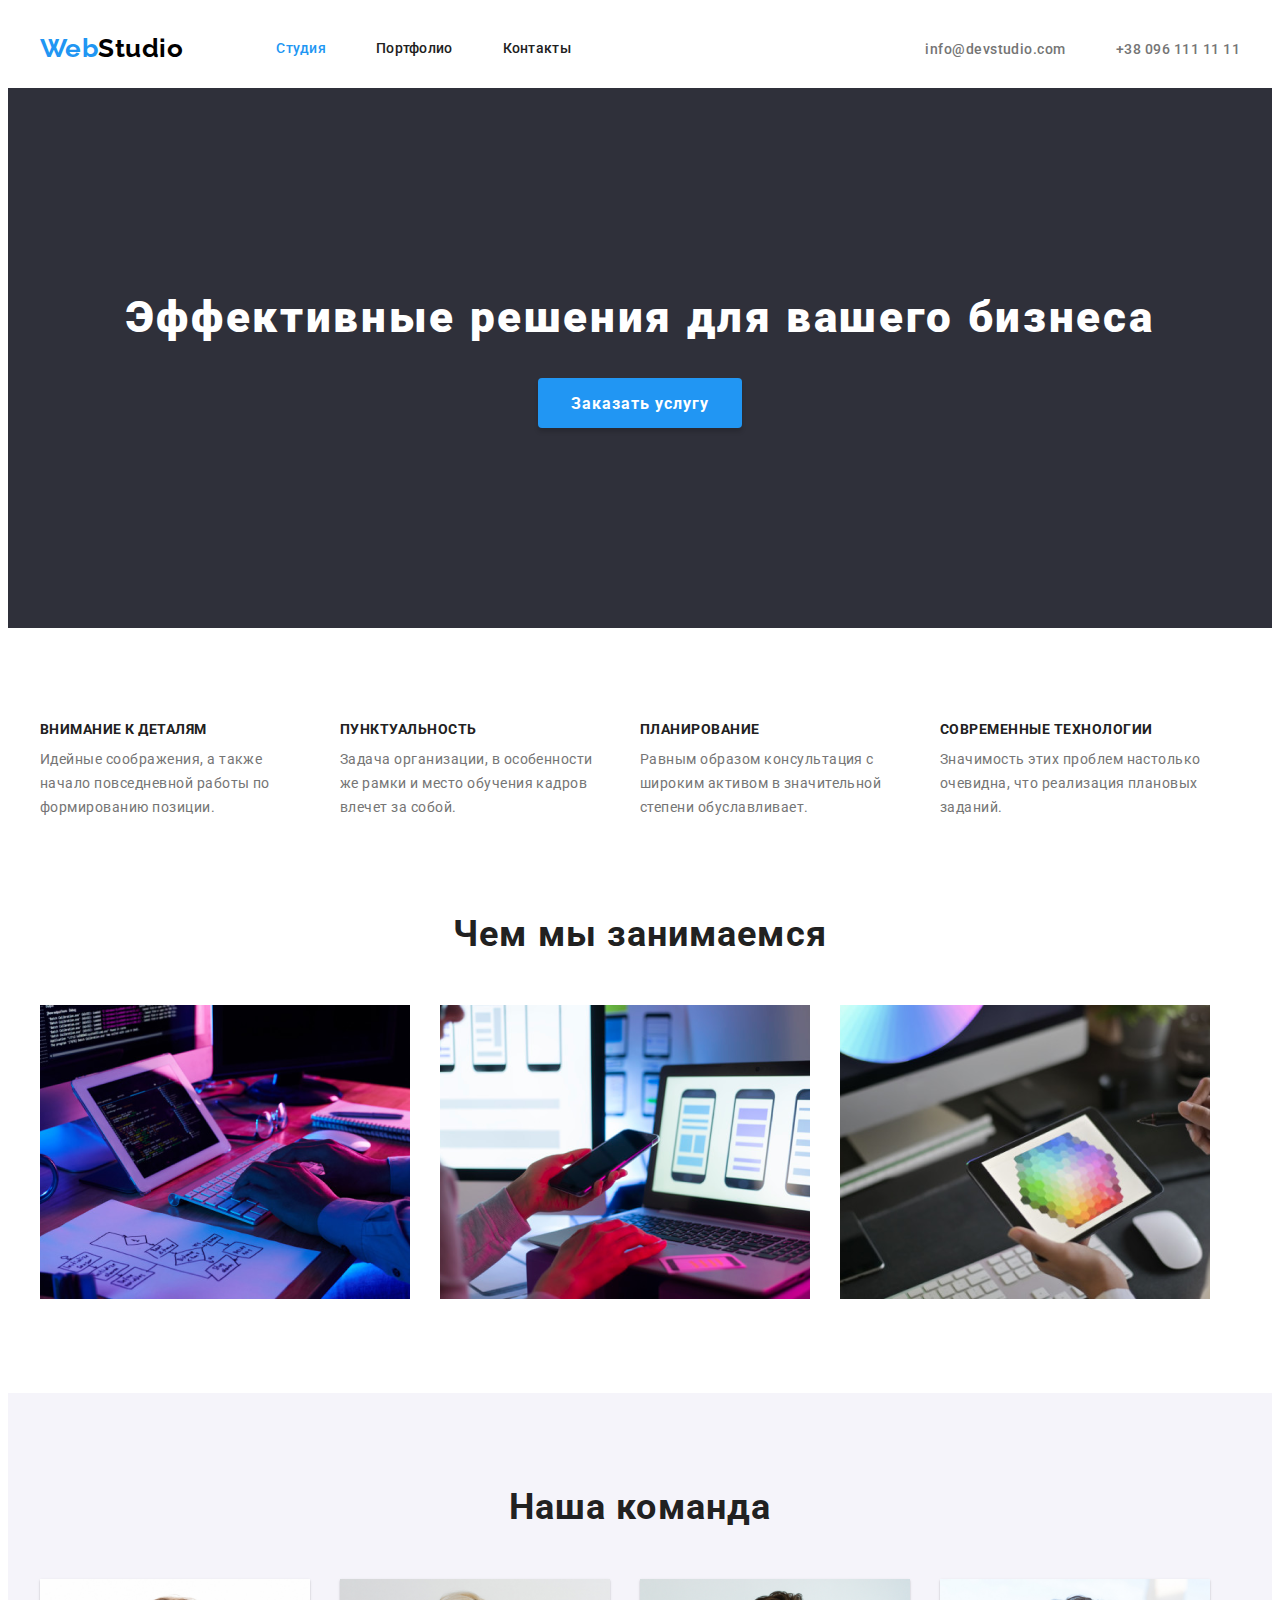
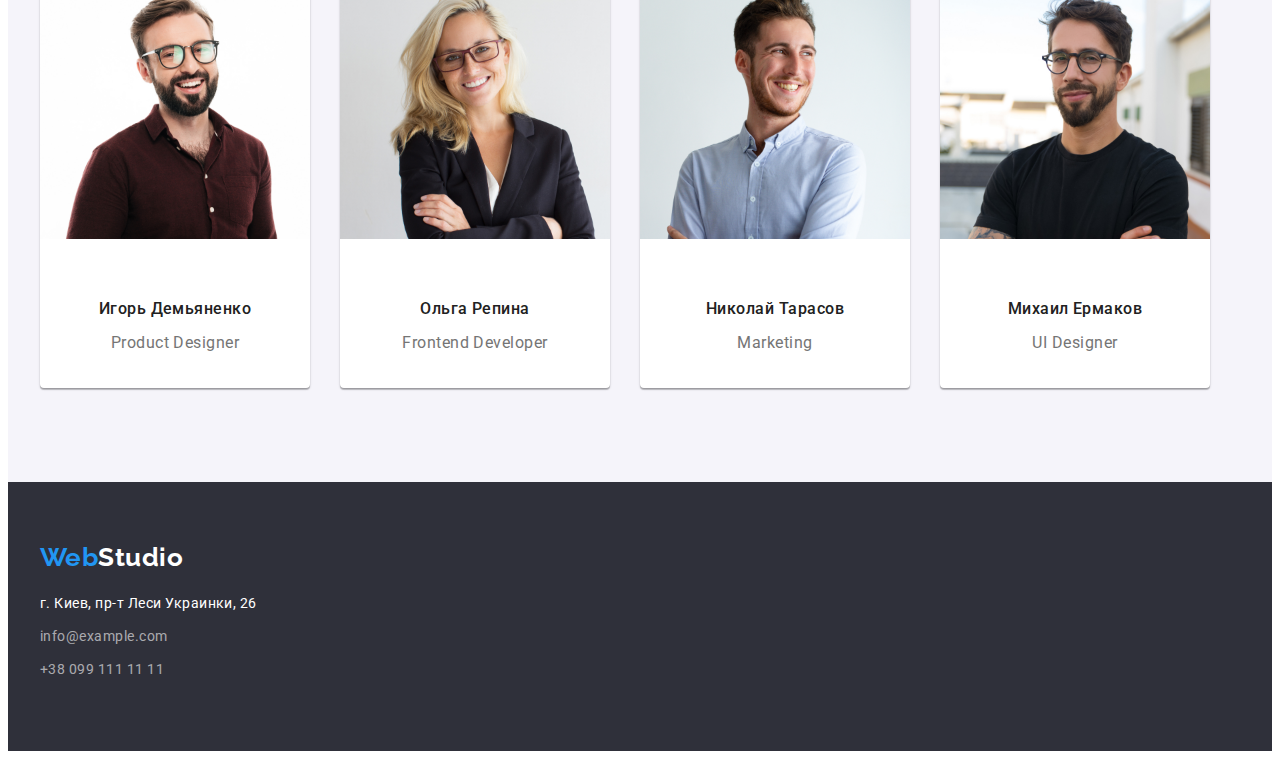
<file: index.html>
<!DOCTYPE html>
<html lang="ru">
<head>
    <meta charset="UTF-8">
    <meta name="viewport" content="width=device-width, initial-scale=1.0">
    <title>WebStudio</title>
    <link rel="preconnect" href="https://fonts.gstatic.com">
    <link href="https://fonts.googleapis.com/css2?family=Raleway:wght@700&family=Roboto:wght@400;500;700;900&display=swap"
      rel="stylesheet">
      <link rel="stylesheet" href="https://cdnjs.cloudflare.com/ajax/libs/modern-normalize/1.0.0/modern-normalize.min.css" integrity="sha512-ISS7cAi1PEhQ8jnbJpJZMd29NlhNj4AWYyLOSp2CE/CsHxTCu+r+t0D2yoJudVrd0/8fTVPUVDzY5Tvli75u/g==" crossorigin="anonymous" />
    <link rel="stylesheet" href="./css/style.css">
</head>
<body>
    <!-- header -->
  <header class="header">
    <div class="container navigation">
      <nav class="navigation">
        <a href="./index.html" class="logo-studio">
            <span lang="en" class="logo-web-color">Web</span>Studio
        </a>
       <ul class="nav-web">
           <li class="nav-list">
               <a class="nav-link current" href="./index.html" >Студия</a>
            </li>
           <li class="nav-list">
               <a class="nav-link" href="./portfolio.html">Портфолио</a>
            </li>
           <li class="nav-list">
               <a class="nav-link" href="#">Контакты</a>
            </li>
       </ul>
     </nav>
       <ul class="header-contacts">
        <li class="header-contacts-mail item">
            <a class="header-contacts-link" 
            href="mailto:info@devstudio.com">info@devstudio.com</a>
         </li>
           <li class="header-contacts-tel item">
               <a class="header-contacts-link"
                href="tel:+380961111111">+38 096 111 11 11</a>
            </li>
       </ul>
    </div>
 </header>
    <main>
        <!--Hero-->
        <section class="hero">
            <div class="container">
          <h1 class="hero-title">Эффективные решения для вашего бизнеса</h1> 
          <button type="submit" class="hero-bt">Заказать услугу</button>
        </div>
        </section>
        <!--особености-->
        <section class="section section-uniq">
          <div class="container">
            <h2 class="visually-hidden">особенности</h2>
            <ul class="uniqum-list-item">
                <li class="item-uniq">
                    <h3 class="uniqum-title">Внимание к деталям </h3>
                        <p class="uniqum-list">Идейные соображения, а также начало повседневной работы по формированию позиции.</p>  
                </li>
                <li class="item-uniq">
                    <h3 class="uniqum-title"> Пунктуальность</h3>
                        <p class="uniqum-list">Задача организации, в особенности же рамки и место обучения кадров влечет за собой.</p>
                </li>
                <li class="item-uniq">
                    <h3 class="uniqum-title"> Планирование</h3>
                        <p class="uniqum-list">Равным образом консультация с широким активом в значительной степени обуславливает.</p>
                </li>
                <li class="item-uniq">
                    <h3 class="uniqum-title"> Современные технологии</h3>
                        <p class="uniqum-list">Значимость этих проблем настолько очевидна, что реализация плановых заданий.</p>
                </li>
            </ul>
          </div>
        </section>
        <!--work-->
        <section class="work section">
          <div class="container">
            <h2 class="title title-work">Чем мы занимаемся</h2>
            <ul class="work-list">
                <li class="work-item">
                    <img class="work-img" src="./photo/photo_index/img.png" alt="photo keyboard" width="370" height="294" >
                </li>
                <li class="work-item">
                    <img class="work-img" src="./photo/photo_index/img2.png" alt="laptop" width="370" height="294" >
                </li>
                <li class="work-item">
                    <img class="work-img" src="./photo/photo_index/img3.png" alt="tablet" width="370" height="294" >
                </li>
            </ul>
          </div>
        </section>
        <!--team-->
        <section class="team section">
          <div class="container">
            <h2 class="title title-team">Наша команда</h2>
            <ul class="team-list">
                <li class="team-item">
                    <img class="team-img" src="./photo/photo_index/Igor.jpg" alt="Igor" width="270" height="260">
                    <div class="team-section">
                        <h3 class="team-name">Игорь Демьяненко</h3>
                            <p lang="en" class="team-work">Product Designer</p>
                    </div> 
                </li>
                <li class="team-item">
                    <img class="team-img" src="./photo/photo_index/Olga.jpg" alt="Olga" width="270" height="260">
                    <div class="team-section">
                        <h3 class="team-name">Ольга Репина</h3>
                            <p lang="en" class="team-work">Frontend Developer</p> 
                    </div>         
                </li>
                <li class="team-item">
                    <img class="team-img" src="./photo/photo_index/Nikolay.jpg" alt="Nikolay" width="270" height="260">
                    <div class="team-section">
                        <h3 class="team-name">Николай Тарасов</h3>
                            <p lang="en" class="team-work">Marketing</p> 
                     </div>       
                </li>
                <li class="team-item">
                    <img class="team-img" src="./photo/photo_index/Michail.jpg" alt="Michail" width="270" height="260">
                    <div class="team-section">
                        <h3 class="team-name">Михаил Ермаков</h3>
                            <p lang="en" class="team-work">UI Designer</p>
                    </div> 
                </li>
            </ul>
          </div>
        </section>
    </main>
    <!-- footer -->
    <footer class="footer">
      <div class="container">
         <a href="./index.html" class="logo-studio">
            <span lang="en" class="logo-web-color">Web</span>Studio
          </a>
         <address class="address">
                <a class="map-link" href="https://goo.gl/maps/7WQNY8XXJnGFuJA47" target="_blank">г. Киев, пр-т Леси Украинки, 26</a>
          </address>
            <ul class="footer-contacts">
                <li class="footer-contacts-mail">
                    <a class="footer-contacts-link" href="mailto:info@example.com">info@example.com</a>
                </li>
                <li class="footer-contacts-tel">
                    <a class="footer-contacts-link" href="tel:+380991111111">+38 099 111 11 11</a>
                </li>
            </ul>
      </div>
    </footer>  
</body>
</html>
</file>
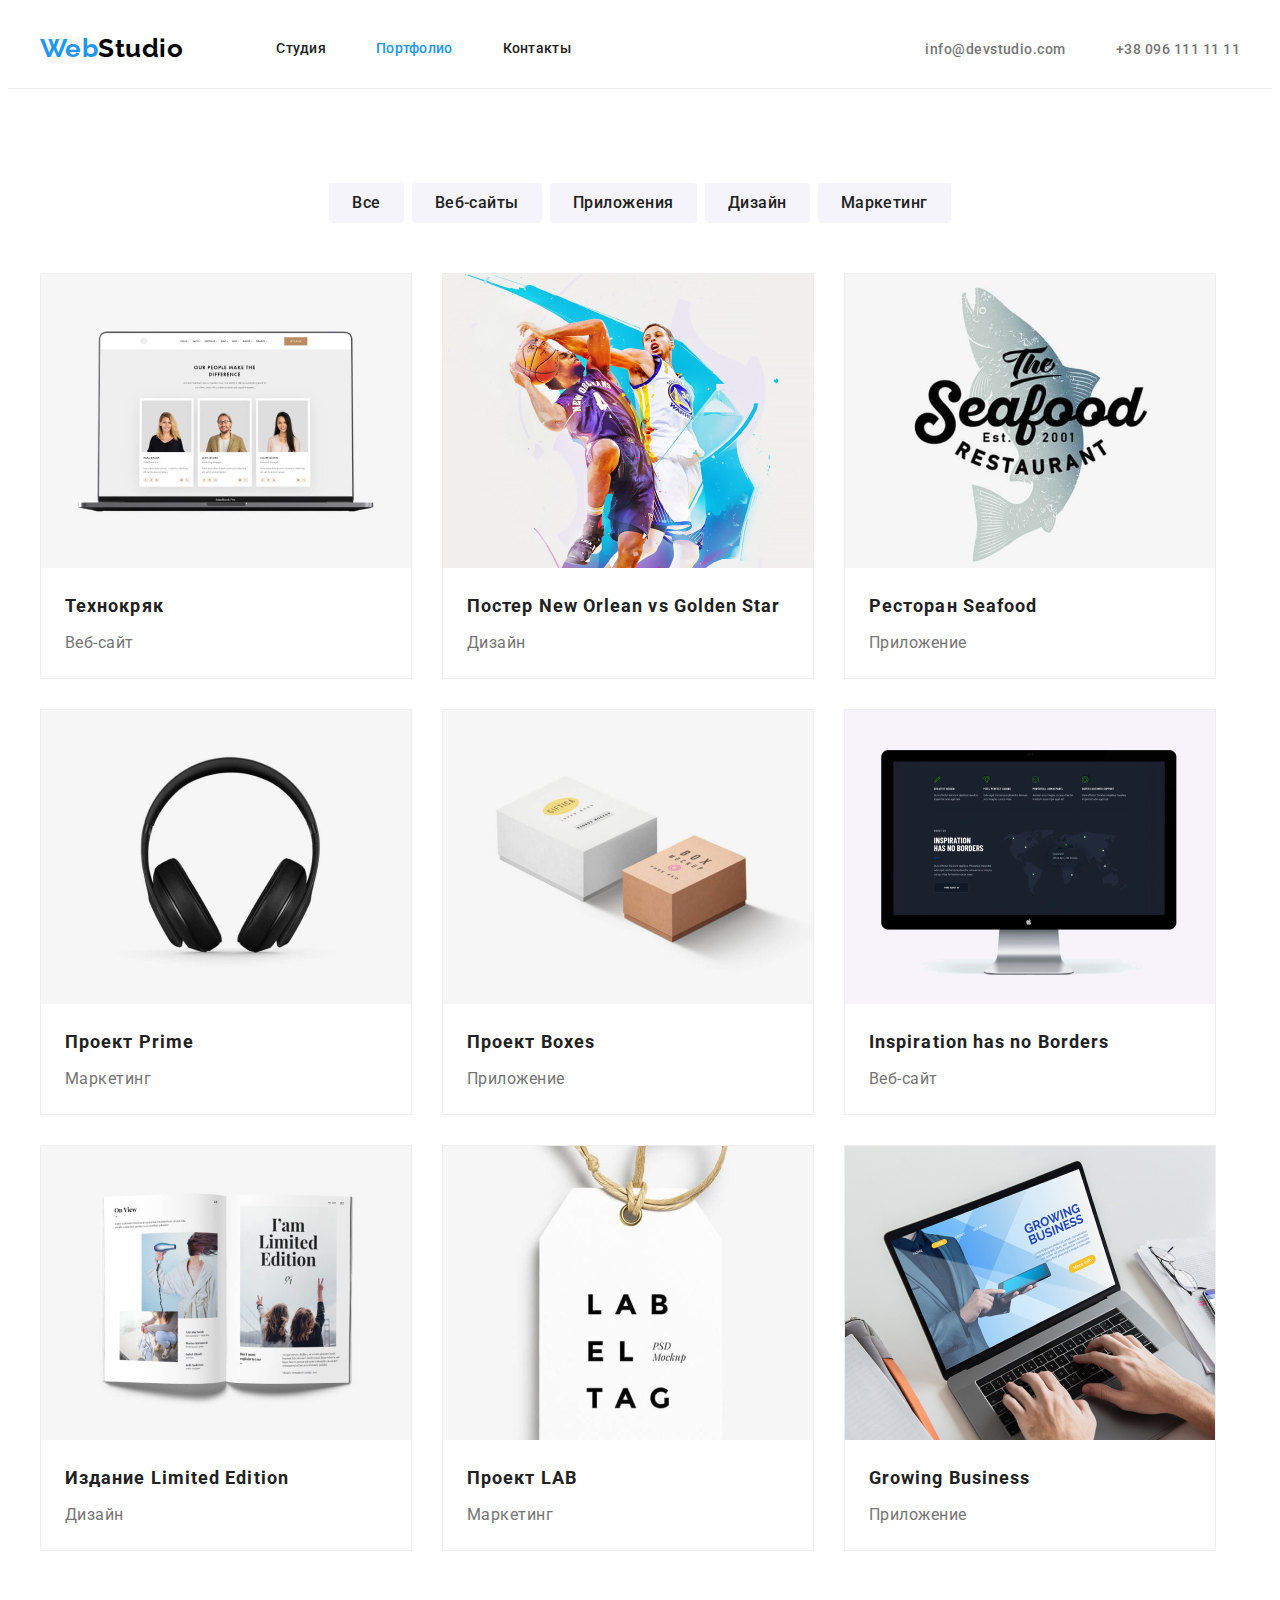
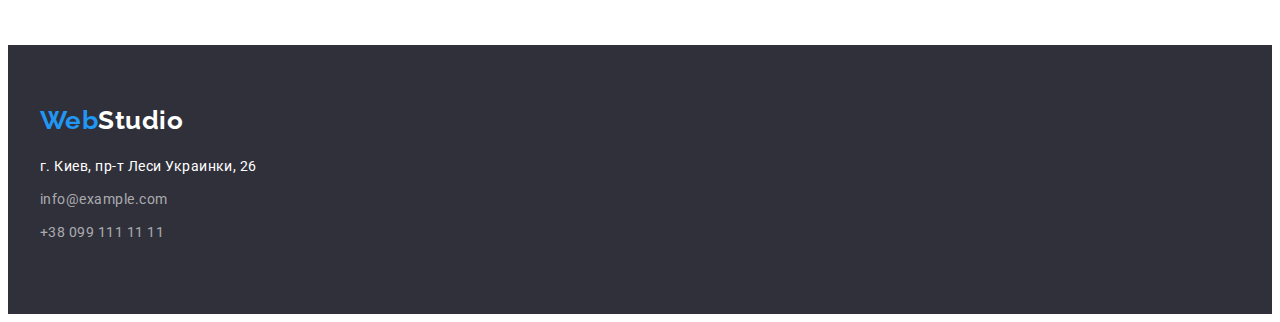
<file: portfolio.html>
<!DOCTYPE html>
<html lang="ru">
<head>
    <meta charset="UTF-8">
    <meta name="viewport" content="width=device-width, initial-scale=1.0">
    <title>Portfolio</title>
    <link rel="preconnect" href="https://fonts.gstatic.com">
    <link href="https://fonts.googleapis.com/css2?family=Raleway:wght@700&family=Roboto:wght@400;500;700;900&display=swap"
    rel="stylesheet">
    <link rel="stylesheet" href="https://cdnjs.cloudflare.com/ajax/libs/modern-normalize/1.0.0/modern-normalize.min.css" integrity="sha512-ISS7cAi1PEhQ8jnbJpJZMd29NlhNj4AWYyLOSp2CE/CsHxTCu+r+t0D2yoJudVrd0/8fTVPUVDzY5Tvli75u/g==" crossorigin="anonymous" />
    <link rel="stylesheet" href="./css/style.css">
</head>
<body>
    <!-- header -->
    <header class="header portfolio-header">
        <div class="container navigation">
          <nav class="navigation">
            <a href="./index.html" class="logo-studio">
                <span lang="en" class="logo-web-color">Web</span>Studio
            </a>
           <ul class="nav-web">
               <li class="nav-list">
                   <a class="nav-link" href="./index.html" >Студия</a>
                </li>
               <li class="nav-list">
                   <a class="nav-link current" href="./portfolio.html">Портфолио</a>
                </li>
               <li class="nav-list">
                   <a class="nav-link" href="#">Контакты</a>
                </li>
           </ul>
         </nav>
           <ul class="header-contacts">
               <li class="header-contacts-mail item">
                   <a class="header-contacts-link" 
                   href="mailto:info@devstudio.com">info@devstudio.com</a>
                </li>
                <li class="header-contacts-tel item">
                    <a class="header-contacts-link"
                     href="tel:+380961111111">+38 096 111 11 11</a>
                 </li>
           </ul>
        </div>
     </header>
    <!-- Portfolio -->
    <main>
        <!-- section portfolio -->
    <section class="container portfolio-section">
        <!-- filters -->
        <h1 class="visually-hidden">Фильтр</h1>
        <ul class="portfolio-filter">
           <li class="filter-list">
               <button class="main-bt" type="button">Все</button> 
            </li>
           <li class="filter-list">
               <button class="main-bt" type="button">Веб-сайты</button>
             </li>
           <li class="filter-list">
               <button class="main-bt" type="button">Приложения</button>
             </li>
           <li class="filter-list">
               <button class="main-bt" type="button">Дизайн</button>
             </li>
           <li class="filter-list">
               <button class="main-bt" type="button">Маркетинг</button>
             </li>
        </ul>
        <!-- portfolio main list -->
        <h2 class="visually-hidden">Портфолио</h2>
        <ul class="main-list">
            <li class="main-list-item"> 
                <a class="main-list-link" href="#">
                    <img src="./photo/photo_portfolio/Технокряк_1.jpg" alt="Технокряк" width="370" height="294">
                    <div class="portfolio-container">
                     <h3 class="main-list-title">Технокряк</h3>
                        <p class="main-list-theam">Веб-сайт</p>
                    </div>
                </a>
            </li>
            <li class="main-list-item">
                <a class="main-list-link" href="#">
                    <img src="./photo/photo_portfolio/Постер_New_Orlean_2.jpg" alt="Постер_New_Orlean" width="370" height="294">
                    <div class="portfolio-container">
                     <h3 class="main-list-title">Постер New Orlean vs Golden Star</h3>
                        <p class="main-list-theam">Дизайн</p>
                    </div>
                </a>
            </li>
            <li class="main-list-item">
                <a class="main-list-link" href="#">
                    <img src="./photo/photo_portfolio/Seafood_3.jpg" alt="Seafood" width="370" height="294">
                    <div class="portfolio-container">
                     <h3 class="main-list-title">Ресторан Seafood</h3>
                        <p class="main-list-theam">Приложение</p>
                    </div>
                </a>
            </li>
            <li class="main-list-item">
                <a class="main-list-link" href="#">
                    <img src="./photo/photo_portfolio/Наушники_4.jpg" alt="Наушники" width="370" height="294">
                    <div class="portfolio-container">
                     <h3 class="main-list-title">Проект Prime</h3>
                        <p class="main-list-theam">Маркетинг</p>
                    </div> 
                </a>
            </li>
            <li class="main-list-item">
                <a class="main-list-link" href="#">
                    <img src="./photo/photo_portfolio/проект_Boxes_5.jpg" alt="проект_Boxes" width="370" height="294">
                    <div class="portfolio-container">
                     <h3 class="main-list-title">Проект Boxes</h3>
                        <p class="main-list-theam">Приложение</p>
                    </div> 
                </a>
            </li>
            <li class="main-list-item">
                <a class="main-list-link" href="#">
                    <img src="./photo/photo_portfolio/Экран_6.jpg" alt="Экран" width="370" height="294">
                    <div class="portfolio-container">
                     <h3 class="main-list-title">Inspiration has no Borders</h3>
                        <p class="main-list-theam">Веб-сайт</p>
                    </div>
                </a>
            </li>
            <li class="main-list-item">
                <a class="main-list-link" href="#">
                    <img src="./photo/photo_portfolio/журнал_LE_7.jpg" alt="журнал_LE" width="370" height="294">
                    <div class="portfolio-container">
                     <h3 class="main-list-title">Издание Limited Edition</h3>
                        <p class="main-list-theam">Дизайн</p>
                    </div>
                </a>
            </li>
            <li class="main-list-item">
                <a class="main-list-link" href="#">
                    <img src="./photo/photo_portfolio/проект_LAB_8.jpg" alt="проект_LAB" width="370" height="294">
                    <div class="portfolio-container">
                     <h3 class="main-list-title">Проект LAB</h3>
                        <p class="main-list-theam">Маркетинг</p>
                    </div>
                </a>
            </li>
            <li class="main-list-item">
                <a class="main-list-link" href="#">
                    <img src="./photo/photo_portfolio/Ноутбук_9.jpg" alt="Ноутбук" width="370" height="294">
                    <div class="portfolio-container">
                     <h3 class="main-list-title">Growing Business</h3>
                        <p class="main-list-theam">Приложение</p>
                    </div>
                </a>
            </li>
        </ul>
       </section>
    </main>
    <!-- footer -->
    <footer class="footer">
        <div class="container">
           <a href="./index.html" class="logo-studio">
              <span lang="en" class="logo-web-color">Web</span>Studio
            </a>
           <address class="address">
                  <a class="map-link" href="https://goo.gl/maps/7WQNY8XXJnGFuJA47" target="_blank">г. Киев, пр-т Леси Украинки, 26</a>
            </address>
              <ul class="footer-contacts">
                  <li class="footer-contacts-mail">
                      <a class="footer-contacts-link" href="mailto:info@example.com">info@example.com</a>
                  </li>
                  <li class="footer-contacts-tel">
                      <a class="footer-contacts-link" href="tel:+380991111111">+38 099 111 11 11</a>
                  </li>
              </ul>
        </div>
      </footer>  
</body>
</html>
</file>
<file: css/style.css>
:root {
    --web-text-color:#212121;
    --focus-text-color: #2196F3;
    --tel-mail-text-color:#757575;
    --secondary-text-color:#ffffff;
    --over-text-color: #000000;
    --color-text-footer: color: rgba(255, 255, 255, 0.6);
    --color-hero-button: #188CE8;
    --color-bag-hero: #2F303A;
    --secondary-background-color: #f5f4fa;
    --letter-spacing-priority: 0.06em;
    --letter-spacing:  0.03em;
    --portfolio-header-line: 1px solid #ececec;
    --portfolio-border-item: 1px solid #eeeeee;
}

body {
    color: var(--web-text-color);
    letter-spacing: var(--letter-spacing);
    font-family: Roboto, sans-serif;
    font-style: normal;
    font-weight: 700;
}
/* убираем свойства по умолчанию */
ul {
    list-style: none;
    margin: 0;
    padding: 0;
}

a {
    text-decoration: none;
}
button {
  font-family: inherit;
}
h1,
h2,
h3,
h4,
h5,
h6,
p {
  margin: 0;
}
img {
  display: block;
}
/* container_section */
.container{
    width: 1200px;
    padding-left: 15px;
    padding-right: 15px;
    margin: 0 auto;
}
.section {
    padding-top: 94px;
    padding-bottom: 94px;
  }
  .title {
    margin: 0;
    padding: 0;
    color: var(--web-text-color);
    font-weight: 700;
    font-size: 36px;
    line-height: 1.16;
    text-align: center;
    letter-spacing: var(--letter-spacing);
}
/* стилизаця лого */
.navigation{
    display: flex;
    align-items: center;
}
.logo-studio {
    color: var(--over-text-color);
    font-family: raleway, sans-serif;
    font-size:26px ;
    line-height: 1.17;
    
}
.logo-studio:focus{
    color: var(--focus-text-color);
}
.logo-web-color {
    color: var(--focus-text-color);
}

.visually-hidden {
    position: absolute !important;
    clip: rect(1px 1px 1px 1px); /* IE6, IE7 */
    clip: rect(1px, 1px, 1px, 1px);
    padding: 0 !important;
    border: 0 !important;
    height: 1px !important;
    width: 1px !important;
    overflow: hidden;
  }

/* оформляем стилязацию по навигации сайта */
.nav-web {
  display: flex;
  margin-left: 93px;
  font-weight: 500;
  font-size: 14px;
  line-height: 1.14;
  letter-spacing: 0.02em;
}
.nav-list .nav-link {
    display: block;
    padding-bottom: 32px;
    padding-top: 32px;

    color: var(--web-text-color);
    font-weight: 500;
    font-size: 14px;
    line-height: 1.17;
    letter-spacing: 0.02em;
}
.nav-link:hover,
.nav-link:focus {
    color:var(--focus-text-color);
} 
.nav-web .nav-link.current {
    color: var(--focus-text-color);
    font-weight: 500;
    font-size: 14px;
    line-height: 1.17;
    letter-spacing: 0.02em;
}
.nav-web .nav-list:not(:last-child) {
    margin-right: 50px;
}
/* contacts */
.header-contacts {
    display: flex;
    margin-left: auto;
}
.header-contacts .item:not(:last-child) {
    margin-right: 50px;
}

.header-contacts-link {
    color: var(--tel-mail-text-color);
    font-weight: 500;
    font-size: 14px;
    line-height: 1.14;
    padding-top: 32px;
    padding-bottom: 32px;

}
.header-contacts-link:hover,
.header-contacts-link:focus {
    color: var(--focus-text-color);
}
/* hero */
.hero {
    background-color:var(--color-bag-hero);
    padding: 200px 0px;
    text-align: center;
}
.hero-title {
    margin-bottom: 30px;
    color:var(--secondary-text-color);
    font-weight: 900;
    font-size: 44px;
    line-height: 1.36;
    letter-spacing:var(--letter-spacing-priority);

}
.hero-bt {
    background-color: var(--focus-text-color);
    color: var(--secondary-text-color);
    letter-spacing: var(--letter-spacing-priority);
    box-shadow: 0px 4px 4px rgba(0, 0, 0, 0.15);
    border: 1px solid transparent;
    border-radius: 4px;
    padding: 10px 32px;
    min-width: 200px;
    height: 50px;
    font-weight: 700;
    font-size: 16px;
    line-height: 1.87;
    font-family: inherit;
    letter-spacing: 0.06em;
}
.hero-bt:focus,
.hero-bt:hover {
    background: var(--color-hero-button);
}
/* особености */
.uniqum-list-item{
    display: flex;
    flex-wrap: wrap;
}
.uniqum-list-item .item-uniq{
    width: 270px;
}
.uniqum-list-item .item-uniq:not(:last-child){
    margin-right: 30px;
}
.uniqum-title {
    color: var(--web-text-color);
    font-size: 14px;
    line-height: 1.14;
    text-transform: uppercase;
    text-align: left;
    margin-bottom: 10px;
}
.uniqum-list {
    color: var(--tel-mail-text-color);
    font-weight: 400;
    font-size: 14px;
    line-height: 1.7;
    margin: 0;
}
.section-uniq {
    padding-bottom: 0;
}

/* work */

.work-list {
 display: flex;
}
.work-item:not(:last-child) {
 margin-right: 30px;
}
.title-work{
    margin-bottom: 50px;
}
/* team */
.team {
    background-color: var(--secondary-background-color);
}
.title-team {
    margin-bottom: 50px;
}
.team-item {
    min-width: 270px;
    background: #ffffff;
    box-shadow: 0px 1px 3px rgba(0, 0, 0, 0.12), 0px 1px 1px rgba(0, 0, 0, 0.14),
      0px 2px 1px rgba(0, 0, 0, 0.2);
    border-radius: 0px 0px 4px 4px;
  }
.team-list {
    display:flex;
}
.team-list .team-item:not(:last-child) {
    margin-right: 30px;
}
.team-section {
    text-align: center;
    padding: 30px 10px;
}
.team-img {
    margin-bottom: 30px;
  }
.team-name {
    color: var(--web-text-color);
    font-weight: 500;
    font-size: 16px;
    line-height: 1.19;
    margin-bottom: 10px;
}
.team-work {
    color: var(--tel-mail-text-color);
    font-weight: 400;
    font-size: 16px;
    line-height: 1.87;
    text-align: center;
    margin: 0;
}

/* main-bt portfolio */
.main-bt {
    background: var(--secondary-background-color);
    color: var(--web-text-color);
    border-radius: 4px;
    border: 1px solid transparent;
    padding: 6px 22px;
    cursor: pointer;
    font-weight: 500;
    font-size: 16px;
    line-height: 1.62;
    text-align: center;
    letter-spacing: 0.03em;
    font-family: inherit;
}
.main-bt:hover,
.main-bt:focus {
    background: var(--focus-text-color);
    color: var(--secondary-text-color);
    box-shadow: 0px 3px 1px rgba(0, 0, 0, 0.1), 0px 1px 2px rgba(0, 0, 0, 0.08), 0px 2px 2px rgba(0, 0, 0, 0.12);
    border-radius: 4px;
}
.portfolio-filter {
    display: flex;
    justify-content: center;
    margin-bottom: 50px;
}
.portfolio-filter .filter-list:not(:last-child) {
    margin-right: 8px;
}
/* portfolio */
.portfolio-section {
    padding: 94px 15px;
}
.portfolio-header {
    border-bottom: var(--portfolio-header-line);
}
.main-list {
    display: flex;
    flex-wrap: wrap;
}
.portfolio-container {
    padding: 20px 24px;
}
.main-list .main-list-item {
    width: 370px;
    border: var(--portfolio-border-item);
}
.main-list .main-list-item:not(:nth-child(3n)) {
    margin-right: 30px;
}
.main-list .main-list-item:not(:nth-last-child(-n + 3)) {
    margin-bottom: 30px;
}

.main-list-title {
    margin: 0;
    margin-bottom: 4px;
    color: var(--web-text-color);
    font-weight: 700;
    font-size: 18px;
    line-height: 2;
    letter-spacing: var(--letter-spacing-priority);
}
.main-list-theam {
    margin: 0;
    color: var(--tel-mail-text-color);
    font-weight: 400;
    font-size: 16px;
    line-height: 1.87;
}

/* footer */
.footer {
    background-color:var(--color-bag-hero);
    color: var(--secondary-text-color);
    padding-top: 60px;
    padding-bottom: 60px;
}
.footer .logo-studio {
    margin-bottom: 20px;
    display: inline-block;
    color: var(--secondary-text-color);

}
.address {
    margin: 0;
    margin-bottom: 9px;
}
.map-link {
    color: var(--secondary-text-color);
    font-weight: 400;
    font-size: 14px;
    line-height: 1.7;
    font-style: normal;
}
.map-link:hover,
.map-link:focus {
    color: var(--focus-text-color);
}

.footer-contacts-link { 
    display: block;
    color: rgba(255, 255, 255, 0.6);
    font-weight: 400;
    font-size: 14px;
    line-height: 1.71; 
    margin: 0;
    margin-bottom: 9px;
}

.footer-contacts-link:hover,
.footer-contacts-link:focus {
    color: var(--focus-text-color);
}
.footer-contacts .footer-contacts-link:not(:last-child) {
    margin-bottom: 9px;
}
</file>
